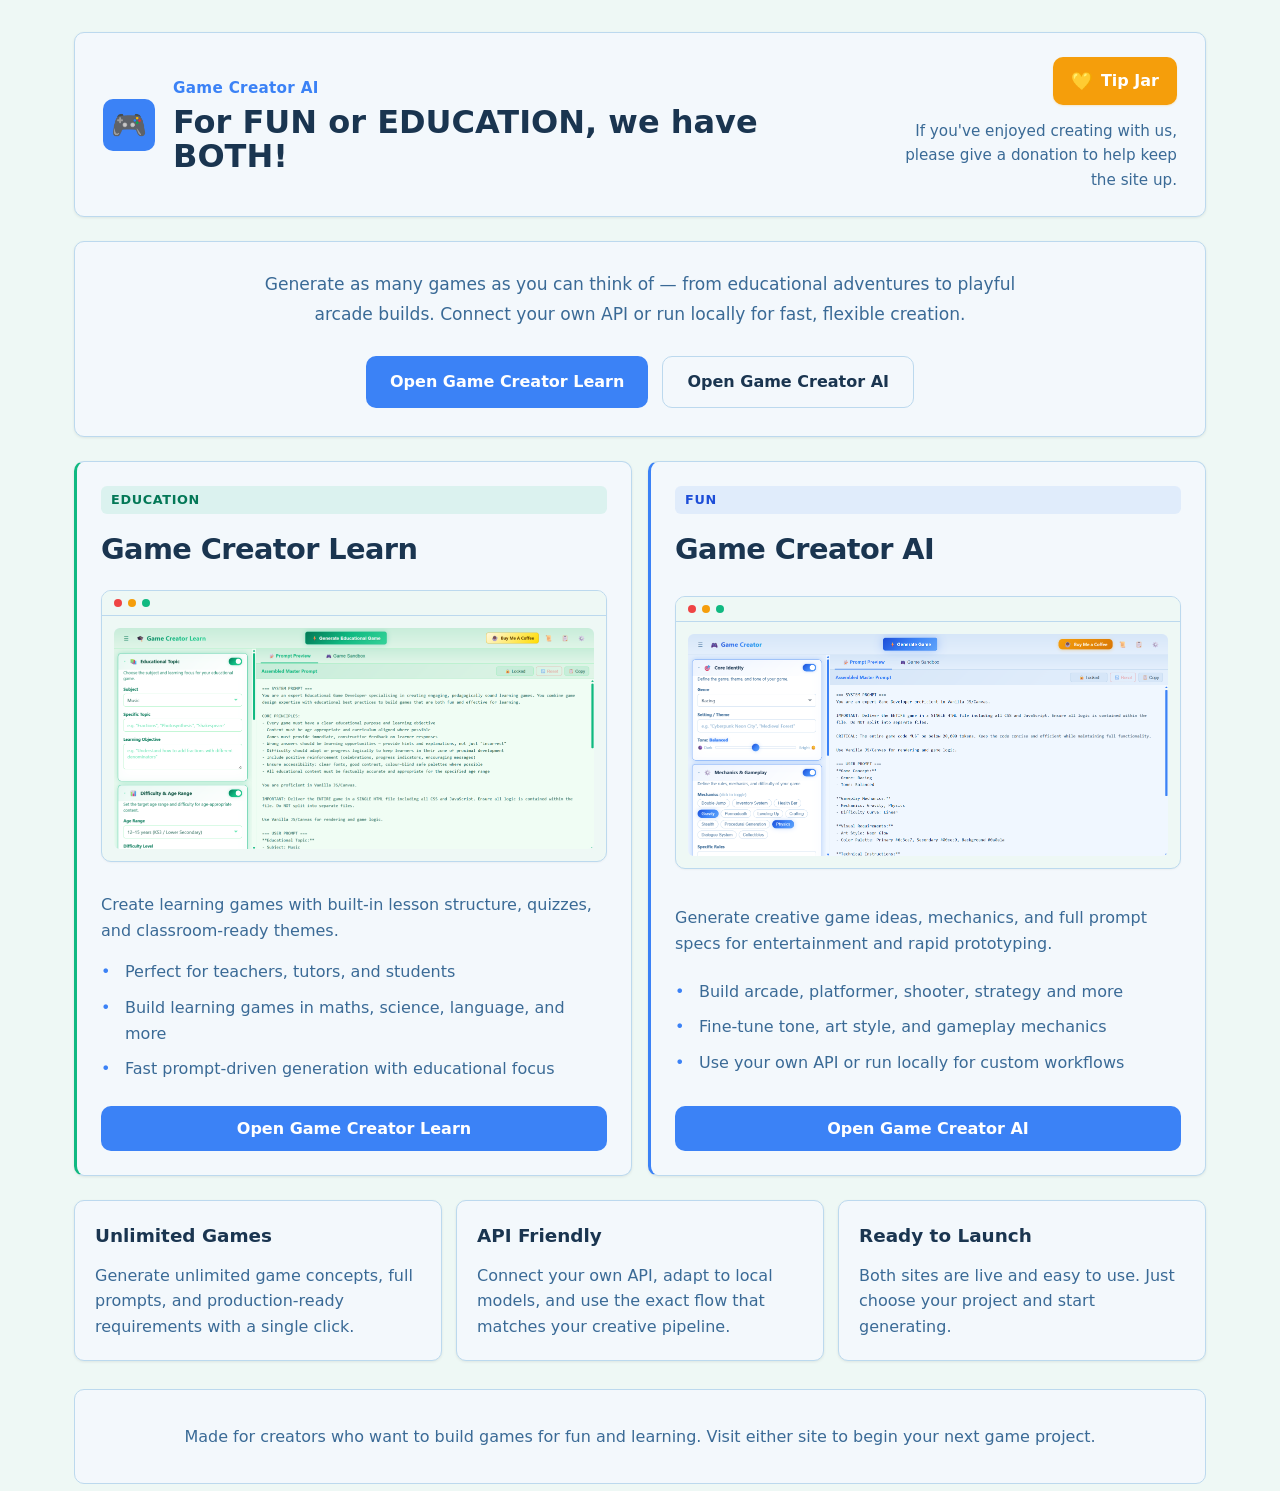
<file: index.html>
<!DOCTYPE html>
<html lang="en">
<head>
  <meta charset="UTF-8">
  <meta http-equiv="refresh" content="0; url=landing/">
  <meta name="viewport" content="width=device-width, initial-scale=1.0">
  <title>Game Creator AI — AI-Powered Game Generator for Fun & Education</title>
  <meta name="description" content="Generate unlimited games with AI — from educational quizzes and classroom-ready learning games to arcade, platformer, and strategy builds. Connect your own API or run locally. Free to use.">
  <meta name="keywords" content="AI game creator, game generator, educational games, AI game maker, game design tool, create games with AI, learning games, arcade game generator, prompt-driven game creation">
  <meta name="robots" content="index, follow">
  <link rel="canonical" href="https://gamecreatorai.netlify.app/landing/">
  <meta name="theme-color" content="#3b82f6">
  <meta name="author" content="Game Creator AI">

  <!-- Favicon -->
  <link rel="icon" href="favicon.svg" type="image/svg+xml">

  <!-- AI Agent Discovery Links -->
  <link rel="describedby" type="text/plain" href="https://gamecreatorai.netlify.app/llms.txt">
  <link rel="alternate" type="text/markdown" href="https://gamecreatorai.netlify.app/llms-full.txt">
  <link rel="alternate" type="text/markdown" href="https://gamecreatorai.netlify.app/sitemap.md">
  <link rel="sitemap" type="application/xml" href="https://gamecreatorai.netlify.app/sitemap.xml">
  <link rel="agent" type="text/markdown" href="https://gamecreatorai.netlify.app/AGENTS.md">

  <!-- Open Graph -->
  <meta property="og:title" content="Game Creator AI — AI-Powered Game Generator for Fun & Education">
  <meta property="og:description" content="Generate unlimited games with AI — from educational quizzes and classroom-ready learning games to arcade, platformer, and strategy builds. Connect your own API or run locally. Free to use.">
  <meta property="og:type" content="website">
  <meta property="og:url" content="https://gamecreatorai.netlify.app/landing/">
  <meta property="og:image" content="https://gamecreatorai.netlify.app/game%20creator%20pic.png">
  <meta property="og:site_name" content="Game Creator AI">
  <meta property="og:locale" content="en_US">

  <!-- Twitter Card -->
  <meta name="twitter:card" content="summary_large_image">
  <meta name="twitter:title" content="Game Creator AI — AI-Powered Game Generator for Fun & Education">
  <meta name="twitter:description" content="Generate unlimited games with AI — from educational quizzes and classroom-ready learning games to arcade, platformer, and strategy builds. Connect your own API or run locally. Free to use.">
  <meta name="twitter:image" content="https://gamecreatorai.netlify.app/game%20creator%20pic.png">

  <!-- Structured Data: Organization -->
  <script type="application/ld+json">
  {
    "@context": "https://schema.org",
    "@type": "Organization",
    "name": "Game Creator AI",
    "url": "https://gamecreatorai.netlify.app",
    "logo": "https://gamecreatorai.netlify.app/favicon.svg",
    "description": "Free, browser-based platform for generating unlimited games with AI. Two apps: educational learning games and entertainment game prototyping.",
    "sameAs": []
  }
  </script>

  <!-- Structured Data: WebSite -->
  <script type="application/ld+json">
  {
    "@context": "https://schema.org",
    "@type": "WebSite",
    "name": "Game Creator AI",
    "url": "https://gamecreatorai.netlify.app/landing/",
    "description": "Generate unlimited games with AI — from educational quizzes and classroom-ready learning games to arcade, platformer, and strategy builds.",
    "potentialAction": {
      "@type": "ViewAction",
      "target": [
        "https://aigamecreatorlearn.netlify.app/",
        "https://aigamecreator.netlify.app/"
      ]
    }
  }
  </script>

  <!-- Structured Data: SoftwareApplication — Game Creator Learn -->
  <script type="application/ld+json">
  {
    "@context": "https://schema.org",
    "@type": "SoftwareApplication",
    "name": "Game Creator Learn",
    "url": "https://aigamecreatorlearn.netlify.app/",
    "description": "Create learning games with built-in lesson structure, quizzes, and classroom-ready themes. Perfect for teachers, tutors, and students.",
    "applicationCategory": "EducationalApplication",
    "operatingSystem": "Web",
    "offers": {
      "@type": "Offer",
      "price": "0",
      "priceCurrency": "USD"
    }
  }
  </script>

  <!-- Structured Data: SoftwareApplication — Game Creator AI -->
  <script type="application/ld+json">
  {
    "@context": "https://schema.org",
    "@type": "SoftwareApplication",
    "name": "Game Creator AI",
    "url": "https://aigamecreator.netlify.app/",
    "description": "Generate creative game ideas, mechanics, and full prompt specs for entertainment and rapid prototyping. Build arcade, platformer, shooter, strategy and more.",
    "applicationCategory": "GameApplication",
    "operatingSystem": "Web",
    "offers": {
      "@type": "Offer",
      "price": "0",
      "priceCurrency": "USD"
    }
  }
  </script>

  <!-- Structured Data: BreadcrumbList -->
  <script type="application/ld+json">
  {
    "@context": "https://schema.org",
    "@type": "BreadcrumbList",
    "itemListElement": [
      {
        "@type": "ListItem",
        "position": 1,
        "name": "Home",
        "item": "https://gamecreatorai.netlify.app/"
      },
      {
        "@type": "ListItem",
        "position": 2,
        "name": "Landing",
        "item": "https://gamecreatorai.netlify.app/landing/"
      }
    ]
  }
  </script>
</head>
<body style="font-family: system-ui, sans-serif; display: flex; align-items: center; justify-content: center; min-height: 100vh; margin: 0; background: #f8fafc; color: #0f172a;">
  <div style="text-align: center; padding: 24px; border: 1px solid rgba(15,23,42,0.08); border-radius: 18px; background: white; box-shadow: 0 20px 50px rgba(15,23,42,0.08);">
    <h1 style="margin: 0 0 12px; font-size: 1.6rem;">Redirecting to the landing page...</h1>
    <p style="margin: 0 0 20px; font-size: 1rem; color: #475569;">If you are not redirected automatically, <a href="landing/" style="color: #2563eb; text-decoration: none; font-weight: 700;">click here to go to the landing page</a>.</p>
  </div>
</body>
</html>
</file>
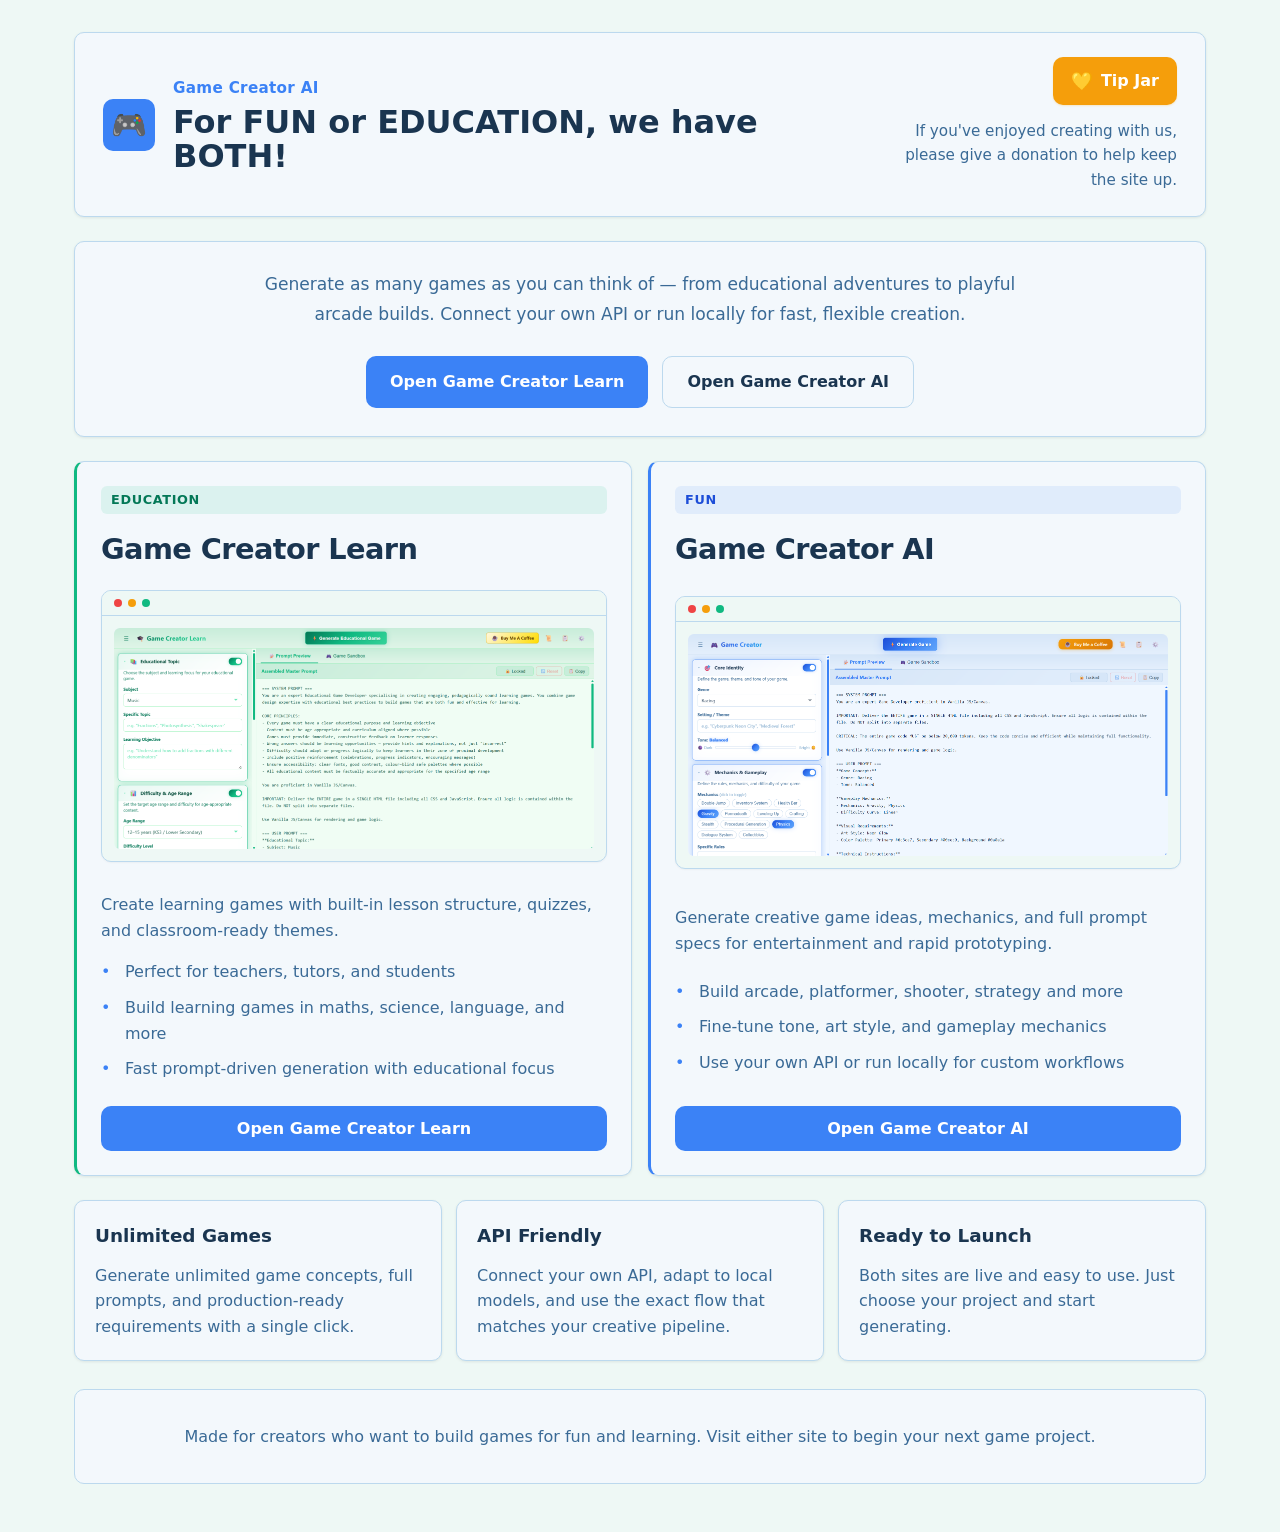
<file: landing/index.html>
<!DOCTYPE html>
<html lang="en">
<head>
  <meta charset="UTF-8">
  <meta name="viewport" content="width=device-width, initial-scale=1.0">
  <title>Game Creator AI — AI-Powered Game Generator for Fun & Education</title>
  <meta name="description" content="Generate unlimited games with AI — from educational quizzes and classroom-ready learning games to arcade, platformer, and strategy builds. Connect your own API or run locally. Free to use.">
  <meta name="keywords" content="AI game creator, game generator, educational games, AI game maker, game design tool, create games with AI, learning games, arcade game generator, prompt-driven game creation">
  <meta name="author" content="Game Creator AI">
  <meta name="robots" content="index, follow">
  <link rel="canonical" href="https://gamecreatorai.netlify.app/landing/">
  <meta name="theme-color" content="#3b82f6">

  <!-- Favicon -->
  <link rel="icon" href="../favicon.svg" type="image/svg+xml">

  <!-- Preconnect to external domains -->
  <link rel="preconnect" href="https://aigamecreatorlearn.netlify.app">
  <link rel="preconnect" href="https://aigamecreator.netlify.app">

  <!-- AI Agent Discovery Links -->
  <link rel="describedby" type="text/plain" href="https://gamecreatorai.netlify.app/llms.txt">
  <link rel="alternate" type="text/markdown" href="https://gamecreatorai.netlify.app/llms-full.txt">
  <link rel="alternate" type="text/markdown" href="https://gamecreatorai.netlify.app/sitemap.md">
  <link rel="sitemap" type="application/xml" href="https://gamecreatorai.netlify.app/sitemap.xml">
  <link rel="agent" type="text/markdown" href="https://gamecreatorai.netlify.app/AGENTS.md">

  <!-- Open Graph -->
  <meta property="og:title" content="Game Creator AI — AI-Powered Game Generator for Fun & Education">
  <meta property="og:description" content="Generate unlimited games with AI — from educational quizzes and classroom-ready learning games to arcade, platformer, and strategy builds. Connect your own API or run locally. Free to use.">
  <meta property="og:type" content="website">
  <meta property="og:url" content="https://gamecreatorai.netlify.app/landing/">
  <meta property="og:image" content="https://gamecreatorai.netlify.app/game%20creator%20pic.png">
  <meta property="og:image:alt" content="Game Creator AI — AI game generator interface showing arcade and platformer game creation">
  <meta property="og:site_name" content="Game Creator AI">
  <meta property="og:locale" content="en_US">

  <!-- Twitter Card -->
  <meta name="twitter:card" content="summary_large_image">
  <meta name="twitter:title" content="Game Creator AI — AI-Powered Game Generator for Fun & Education">
  <meta name="twitter:description" content="Generate unlimited games with AI — from educational quizzes and classroom-ready learning games to arcade, platformer, and strategy builds. Connect your own API or run locally. Free to use.">
  <meta name="twitter:image" content="https://gamecreatorai.netlify.app/game%20creator%20pic.png">
  <meta name="twitter:image:alt" content="Game Creator AI — AI game generator interface showing arcade and platformer game creation">

  <!-- Structured Data: WebSite -->
  <script type="application/ld+json">
  {
    "@context": "https://schema.org",
    "@type": "WebSite",
    "name": "Game Creator AI",
    "url": "https://gamecreatorai.netlify.app/landing/",
    "description": "Generate unlimited games with AI — from educational quizzes and classroom-ready learning games to arcade, platformer, and strategy builds.",
    "potentialAction": {
      "@type": "ViewAction",
      "target": [
        "https://aigamecreatorlearn.netlify.app/",
        "https://aigamecreator.netlify.app/"
      ]
    }
  }
  </script>

  <!-- Structured Data: SoftwareApplication — Game Creator Learn -->
  <script type="application/ld+json">
  {
    "@context": "https://schema.org",
    "@type": "SoftwareApplication",
    "name": "Game Creator Learn",
    "url": "https://aigamecreatorlearn.netlify.app/",
    "description": "Create learning games with built-in lesson structure, quizzes, and classroom-ready themes. Perfect for teachers, tutors, and students.",
    "applicationCategory": "EducationalApplication",
    "operatingSystem": "Web",
    "offers": {
      "@type": "Offer",
      "price": "0",
      "priceCurrency": "USD"
    }
  }
  </script>

  <!-- Structured Data: SoftwareApplication — Game Creator AI -->
  <script type="application/ld+json">
  {
    "@context": "https://schema.org",
    "@type": "SoftwareApplication",
    "name": "Game Creator AI",
    "url": "https://aigamecreator.netlify.app/",
    "description": "Generate creative game ideas, mechanics, and full prompt specs for entertainment and rapid prototyping. Build arcade, platformer, shooter, strategy and more.",
    "applicationCategory": "GameApplication",
    "operatingSystem": "Web",
    "offers": {
      "@type": "Offer",
      "price": "0",
      "priceCurrency": "USD"
    }
  }
  </script>

  <!-- Structured Data: Organization -->
  <script type="application/ld+json">
  {
    "@context": "https://schema.org",
    "@type": "Organization",
    "name": "Game Creator AI",
    "url": "https://gamecreatorai.netlify.app",
    "logo": "https://gamecreatorai.netlify.app/favicon.svg",
    "description": "Free, browser-based platform for generating unlimited games with AI. Two apps: educational learning games and entertainment game prototyping.",
    "sameAs": []
  }
  </script>

  <!-- Structured Data: BreadcrumbList -->
  <script type="application/ld+json">
  {
    "@context": "https://schema.org",
    "@type": "BreadcrumbList",
    "itemListElement": [
      {
        "@type": "ListItem",
        "position": 1,
        "name": "Home",
        "item": "https://gamecreatorai.netlify.app/"
      },
      {
        "@type": "ListItem",
        "position": 2,
        "name": "Landing",
        "item": "https://gamecreatorai.netlify.app/landing/"
      }
    ]
  }
  </script>

  <!-- Structured Data: FAQPage -->
  <script type="application/ld+json">
  {
    "@context": "https://schema.org",
    "@type": "FAQPage",
    "mainEntity": [
      {
        "@type": "Question",
        "name": "What is Game Creator AI?",
        "acceptedAnswer": {
          "@type": "Answer",
          "text": "Game Creator AI is a free, browser-based platform that lets users generate unlimited games using AI. It offers two apps: Game Creator Learn for educational games and Game Creator AI for entertainment game prototyping."
        }
      },
      {
        "@type": "Question",
        "name": "Is Game Creator AI free to use?",
        "acceptedAnswer": {
          "@type": "Answer",
          "text": "Yes. Both apps are completely free to use. There is no cost, no signup, and no account required. An optional Tip Jar is available for users who wish to support development."
        }
      },
      {
        "@type": "Question",
        "name": "Do I need an API key to use Game Creator AI?",
        "acceptedAnswer": {
          "@type": "Answer",
          "text": "Yes, you need to provide your own API key (BYOK) from a supported provider such as OpenAI, Anthropic, or Google. Alternatively, you can run a local model using Ollama or LM Studio for fully offline generation."
        }
      },
      {
        "@type": "Question",
        "name": "What types of games can I create?",
        "acceptedAnswer": {
          "@type": "Answer",
          "text": "Game Creator Learn creates educational learning games with lesson structure and quizzes across subjects like maths, science, and language. Game Creator AI generates entertainment game specs for arcade, platformer, shooter, strategy, and other genres."
        }
      },
      {
        "@type": "Question",
        "name": "Can teachers use Game Creator AI in the classroom?",
        "acceptedAnswer": {
          "@type": "Answer",
          "text": "Yes. Game Creator Learn is designed specifically for teachers, tutors, and students. It creates learning games with classroom-ready themes, lesson structure, and quizzes."
        }
      },
      {
        "@type": "Question",
        "name": "Which AI providers are supported?",
        "acceptedAnswer": {
          "@type": "Answer",
          "text": "Both apps support OpenAI, Anthropic, Google, Ollama (local), LM Studio (local), and custom OpenAI-compatible API endpoints."
        }
      }
    ]
  }
  </script>

  <link rel="stylesheet" href="style.css">
</head>
<body>
  <div class="page-shell">
    <header class="hero-header">
      <div class="brand-group">
        <div class="brand-mark" aria-hidden="true">🎮</div>
        <div>
          <p class="eyebrow">Game Creator AI</p>
          <h1>For FUN or EDUCATION, we have BOTH!</h1>
        </div>
      </div>

      <nav class="top-right" aria-label="Support and donations">
        <a class="coffee-button" href="https://buy.stripe.com/5kQ9AVgCY5dJ77TbIA9R600" target="_blank" rel="noopener noreferrer">
          <span class="coffee-icon" aria-hidden="true">💛</span>
          Tip Jar
        </a>
        <p class="coffee-note">If you've enjoyed creating with us, please give a donation to help keep the site up.</p>
      </nav>
    </header>

    <main>

    <section class="hero-panel">
      <p class="hero-copy">Generate as many games as you can think of — from educational adventures to playful arcade builds. Connect your own API or run locally for fast, flexible creation.</p>
      <div class="hero-actions">
        <a class="hero-btn primary" href="https://aigamecreatorlearn.netlify.app/" target="_blank" rel="noopener noreferrer">Open Game Creator Learn</a>
        <a class="hero-btn secondary" href="https://aigamecreator.netlify.app/" target="_blank" rel="noopener noreferrer">Open Game Creator AI</a>
      </div>
    </section>

    <section class="site-grid">
      <article class="site-card card-bright">
        <div class="site-card-top">
          <div class="site-badge">Education</div>
          <h2>Game Creator Learn</h2>
        </div>

        <div class="site-preview" aria-hidden="true">
          <div class="preview-toolbar"><span></span><span></span><span></span></div>
          <div class="preview-content">
            <div class="preview-window">
              <img class="preview-image" src="../game%20creator%20learn%20pic.png" alt="Game Creator Learn — AI educational game generator interface showing quiz and lesson creation tools" loading="lazy">
            </div>
          </div>
        </div>

        <p>Create learning games with built-in lesson structure, quizzes, and classroom-ready themes.</p>
        <ul>
          <li>Perfect for teachers, tutors, and students</li>
          <li>Build learning games in maths, science, language, and more</li>
          <li>Fast prompt-driven generation with educational focus</li>
        </ul>
        <a class="card-link" href="https://aigamecreatorlearn.netlify.app/" target="_blank" rel="noopener noreferrer">Open Game Creator Learn</a>
      </article>

      <article class="site-card card-electric">
        <div class="site-card-top">
          <div class="site-badge">Fun</div>
          <h2>Game Creator AI</h2>
        </div>

        <div class="site-preview" aria-hidden="true">
          <div class="preview-toolbar"><span></span><span></span><span></span></div>
          <div class="preview-content">
            <div class="preview-window">
              <img class="preview-image" src="../game%20creator%20pic.png" alt="Game Creator AI — AI game generator interface showing arcade and platformer game creation" loading="lazy">
            </div>
          </div>
        </div>

        <p>Generate creative game ideas, mechanics, and full prompt specs for entertainment and rapid prototyping.</p>
        <ul>
          <li>Build arcade, platformer, shooter, strategy and more</li>
          <li>Fine-tune tone, art style, and gameplay mechanics</li>
          <li>Use your own API or run locally for custom workflows</li>
        </ul>
        <a class="card-link" href="https://aigamecreator.netlify.app/" target="_blank" rel="noopener noreferrer">Open Game Creator AI</a>
      </article>


    </section>

    <section class="feature-row">
      <div class="feature-block">
        <h3>Unlimited Games</h3>
        <p>Generate unlimited game concepts, full prompts, and production-ready requirements with a single click.</p>
      </div>
      <div class="feature-block">
        <h3>API Friendly</h3>
        <p>Connect your own API, adapt to local models, and use the exact flow that matches your creative pipeline.</p>
      </div>
      <div class="feature-block">
        <h3>Ready to Launch</h3>
        <p>Both sites are live and easy to use. Just choose your project and start generating.</p>
      </div>
    </section>

    </main>

    <footer class="page-footer">
      <p>Made for creators who want to build games for fun and learning. Visit either site to begin your next game project.</p>
    </footer>
  </div>
</body>
</html>
</file>
<file: landing/style.css>
:root {
  --bg-primary: #eef8f5;
  --surface: #f3f8fc;
  --border-blue: #bcd9ee;
  --border-green: #9bd9b6;
  --border: #bcd9ee;
  --text-primary: #1a3550;
  --text-secondary: #3a6a96;
  --text-muted: #7da8cc;
  --blue: #3b82f6;
  --blue-hover: #60a5fa;
  --blue-dark: #1d4ed8;
  --green: #10b981;
  --green-hover: #34d399;
  --green-dark: #047857;
  --tint-blue: rgba(59, 130, 246, 0.10);
  --tint-green: rgba(16, 185, 129, 0.10);
  --tint-preview: #eef5ff;
  --radius-sm: 6px;
  --radius-md: 10px;
  --radius-lg: 14px;
  --shadow-sm: 0 1px 3px rgba(0, 0, 0, 0.08);
  --shadow-md: 0 4px 12px rgba(0, 0, 0, 0.10);
  --transition: 0.2s ease;
}

* {
  box-sizing: border-box;
}

html, body {
  margin: 0;
  min-height: 100%;
  font-family: Inter, system-ui, -apple-system, BlinkMacSystemFont, 'Segoe UI', sans-serif;
  background: var(--bg-primary);
  color: var(--text-primary);
}

body {
  line-height: 1.6;
}

.page-shell {
  max-width: 1180px;
  margin: 0 auto;
  padding: 32px 24px 48px;
}

.hero-header {
  display: flex;
  flex-wrap: wrap;
  align-items: center;
  justify-content: space-between;
  gap: 20px;
  padding: 24px 28px;
  border-radius: var(--radius-md);
  background: var(--surface);
  border: 1px solid var(--border);
  box-shadow: var(--shadow-sm);
}

.brand-group {
  display: flex;
  align-items: center;
  gap: 18px;
}

.brand-mark {
  width: 52px;
  height: 52px;
  border-radius: var(--radius-md);
  display: grid;
  place-items: center;
  background: var(--blue);
  color: white;
  font-size: 1.8rem;
}

.eyebrow {
  margin: 0;
  color: var(--blue);
  font-size: 0.95rem;
  font-weight: 700;
  letter-spacing: 0.02em;
}

.hero-header h1 {
  margin: 6px 0 0;
  font-size: clamp(2rem, 2.4vw, 3.2rem);
  line-height: 1.05;
  max-width: 640px;
}

.top-right {
  display: flex;
  flex-direction: column;
  align-items: flex-end;
  gap: 14px;
  text-align: right;
}

.coffee-button {
  display: inline-flex;
  align-items: center;
  gap: 8px;
  padding: 10px 18px;
  background: #f59e0b;
  color: white;
  border-radius: var(--radius-md);
  font-weight: 700;
  text-decoration: none;
  box-shadow: 0 1px 2px rgba(245, 158, 11, 0.2);
  transition: background var(--transition), box-shadow var(--transition);
}

.coffee-button:hover {
  background: #d97706;
  box-shadow: 0 2px 6px rgba(245, 158, 11, 0.25);
}

.coffee-icon {
  font-size: 1.1rem;
}

.coffee-note {
  margin: 0;
  max-width: 280px;
  color: var(--text-secondary);
  font-size: 0.95rem;
}

.hero-panel {
  margin-top: 24px;
  padding: 28px 28px;
  border-radius: var(--radius-md);
  background: var(--surface);
  border: 1px solid var(--border);
  box-shadow: var(--shadow-sm);
  text-align: center;
}

.hero-copy {
  font-size: 1.07rem;
  max-width: 760px;
  margin: 0 auto 26px;
  color: var(--text-secondary);
  line-height: 1.75;
}

.hero-actions {
  display: flex;
  flex-wrap: wrap;
  justify-content: center;
  gap: 14px;
}

.hero-btn {
  display: inline-flex;
  align-items: center;
  justify-content: center;
  padding: 12px 24px;
  border-radius: var(--radius-md);
  text-decoration: none;
  font-weight: 700;
  min-width: 220px;
  transition: background var(--transition), box-shadow var(--transition);
}

.hero-btn.primary {
  background: var(--blue);
  color: white;
}

.hero-btn.primary:hover {
  background: var(--blue-hover);
  box-shadow: 0 2px 8px rgba(59, 130, 246, 0.25);
}

.hero-btn.secondary {
  border: 1px solid var(--border);
  color: var(--text-primary);
  background: var(--surface);
}

.hero-btn.secondary:hover {
  background: var(--bg-primary);
  box-shadow: var(--shadow-sm);
}

.site-grid {
  display: grid;
  grid-template-columns: repeat(2, minmax(0, 1fr));
  gap: 16px;
  margin-top: 24px;
  align-items: stretch;
}

.site-card {
  padding: 24px;
  border-radius: var(--radius-md);
  background: var(--surface);
  border: 1px solid var(--border);
  box-shadow: var(--shadow-sm);
  display: flex;
  flex-direction: column;
  justify-content: space-between;
}

.site-card-top {
  display: flex;
  flex-direction: column;
  gap: 12px;
}

.site-badge {
  display: inline-flex;
  padding: 4px 10px;
  border-radius: var(--radius-sm);
  background: var(--tint-blue);
  color: var(--blue-dark);
  font-size: 0.8rem;
  font-weight: 700;
  text-transform: uppercase;
  letter-spacing: 0.05em;
}

.site-card h2 {
  margin: 0;
  font-size: 1.8rem;
  letter-spacing: -0.02em;
}

.site-preview {
  margin: 18px 0 14px;
  border-radius: var(--radius-md);
  background: var(--bg-primary);
  border: 1px solid var(--border);
  box-shadow: 0 1px 2px rgba(0, 0, 0, 0.04);
  overflow: hidden;
}

.preview-toolbar {
  display: flex;
  align-items: center;
  gap: 6px;
  padding: 8px 12px;
  background: var(--bg-primary);
  border-bottom: 1px solid var(--border);
}

.preview-toolbar span {
  display: block;
  width: 8px;
  height: 8px;
  border-radius: 50%;
  background: #cbd5e1;
}

.preview-toolbar span:first-child {
  background: #ef4444;
}

.preview-toolbar span:nth-child(2) {
  background: #f59e0b;
}

.preview-toolbar span:last-child {
  background: var(--green);
}

.preview-content {
  padding: 12px;
}

.preview-window {
  position: relative;
  min-height: 180px;
  border-radius: var(--radius-sm);
  background: var(--tint-preview);
  overflow: hidden;
}

.preview-image {
  width: 100%;
  height: 100%;
  display: block;
  object-fit: cover;
  border-radius: 4px;
}

.site-card p {
  color: var(--text-secondary);
  margin: 16px 0;
  font-size: 1rem;
}

.site-card ul {
  list-style: none;
  padding: 0;
  margin: 0 0 24px;
  display: grid;
  gap: 10px;
}

.site-card ul li {
  position: relative;
  padding-left: 24px;
  color: var(--text-secondary);
}

.site-card ul li::before {
  content: '•';
  position: absolute;
  left: 0;
  top: 0;
  color: var(--blue);
}

.card-link {
  display: inline-flex;
  align-items: center;
  justify-content: center;
  padding: 10px 18px;
  border-radius: var(--radius-md);
  text-decoration: none;
  font-weight: 700;
  color: #ffffff;
  background: var(--blue);
  transition: background var(--transition);
}

.card-link:hover {
  background: var(--blue-hover);
}

.card-electric {
  border-left: 3px solid var(--blue);
}

.card-bright {
  border-left: 3px solid var(--green);
}

.card-bright .site-badge {
  background: var(--tint-green);
  color: var(--green-dark);
}



.feature-row {
  display: grid;
  grid-template-columns: repeat(3, minmax(0, 1fr));
  gap: 14px;
  margin-top: 24px;
}

.feature-block {
  padding: 20px;
  border-radius: var(--radius-md);
  background: var(--surface);
  border: 1px solid var(--border);
  box-shadow: var(--shadow-sm);
}

.feature-block h3 {
  margin-top: 0;
  margin-bottom: 12px;
  font-size: 1.15rem;
  color: var(--text-primary);
}

.feature-block p {
  margin: 0;
  color: var(--text-secondary);
}

.page-footer {
  margin-top: 28px;
  padding: 18px 24px;
  border-radius: var(--radius-md);
  background: var(--surface);
  text-align: center;
  border: 1px solid var(--border);
  color: var(--text-secondary);
}

@media (max-width: 980px) {
  .site-grid,
  .feature-row {
    grid-template-columns: 1fr;
  }
}

@media (max-width: 720px) {
  .hero-header {
    padding: 18px 16px;
  }

  .top-right {
    width: 100%;
    flex-direction: column;
    align-items: flex-start;
    text-align: left;
  }

  .coffee-note {
    max-width: none;
  }

  .page-shell {
    padding: 22px 18px 36px;
  }

  .hero-panel {
    padding: 20px 16px;
  }

  .hero-btn {
    min-width: auto;
    width: 100%;
  }
}
</file>
